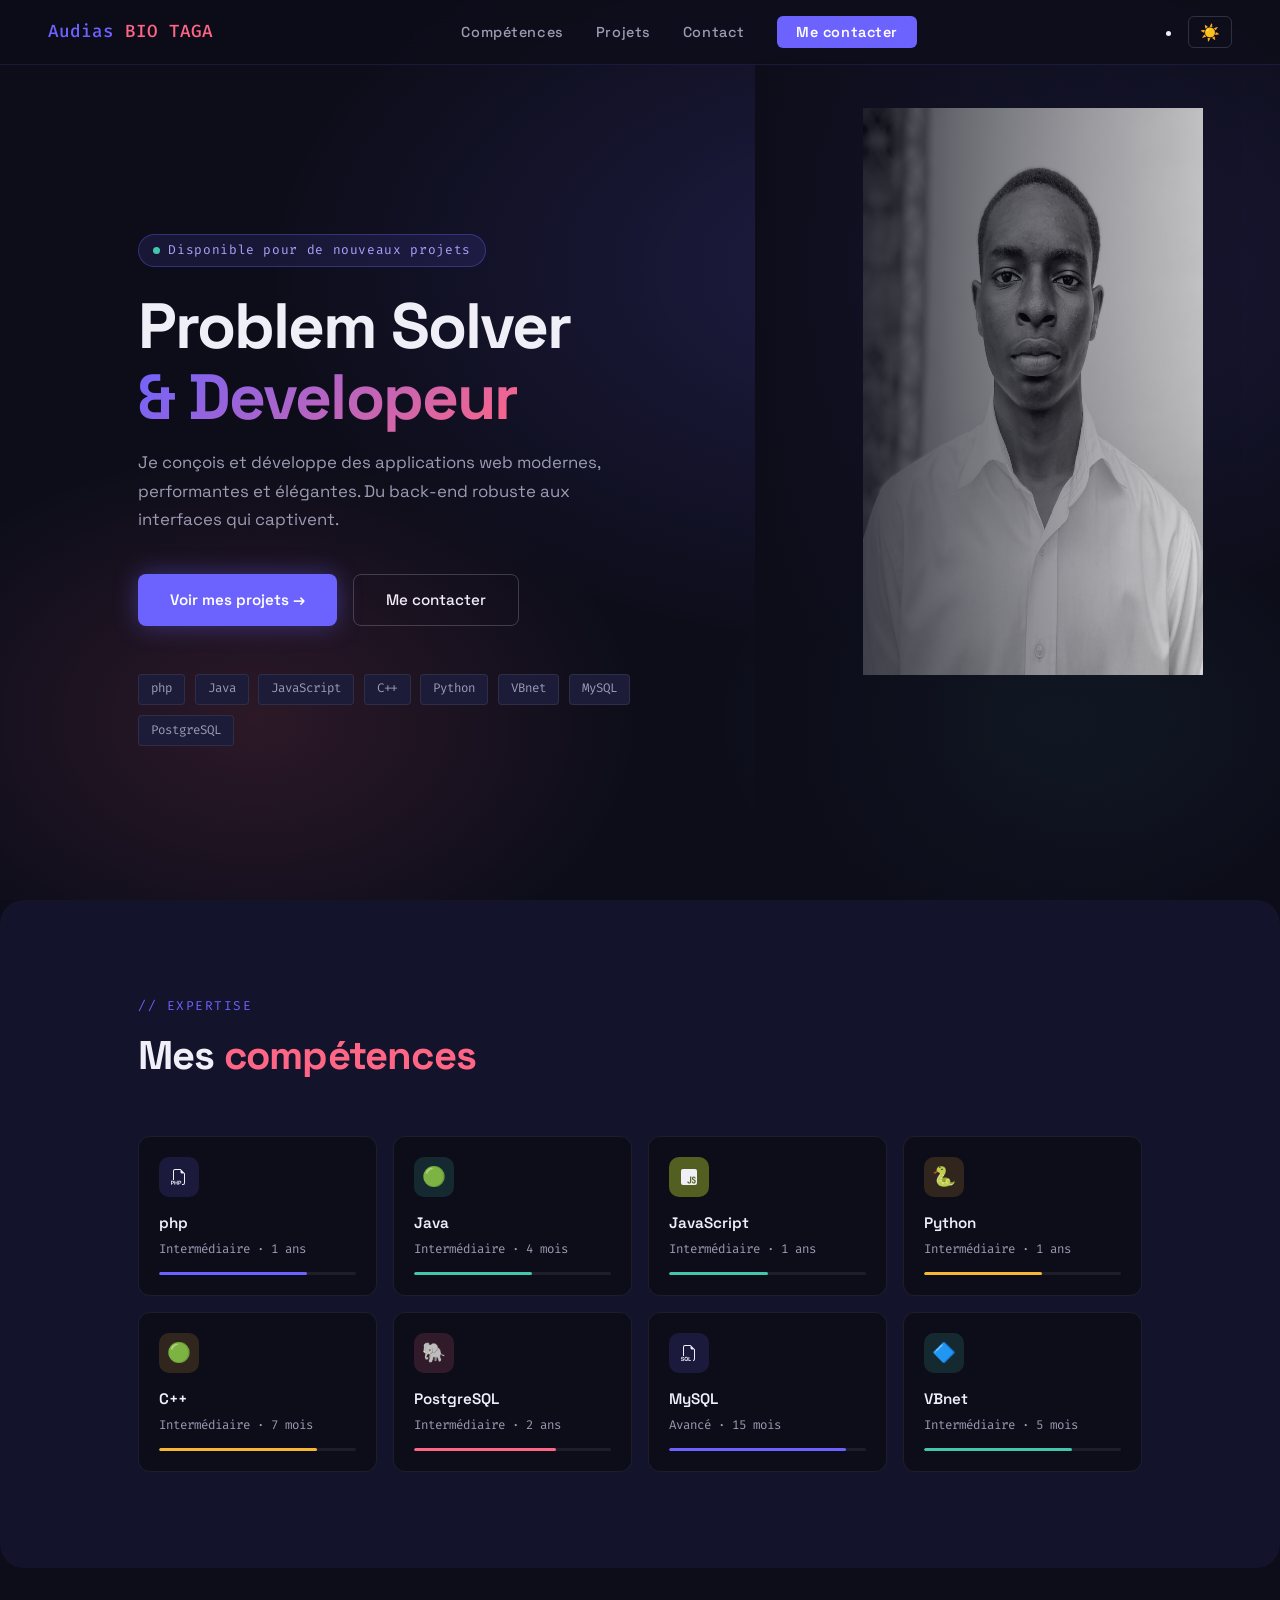
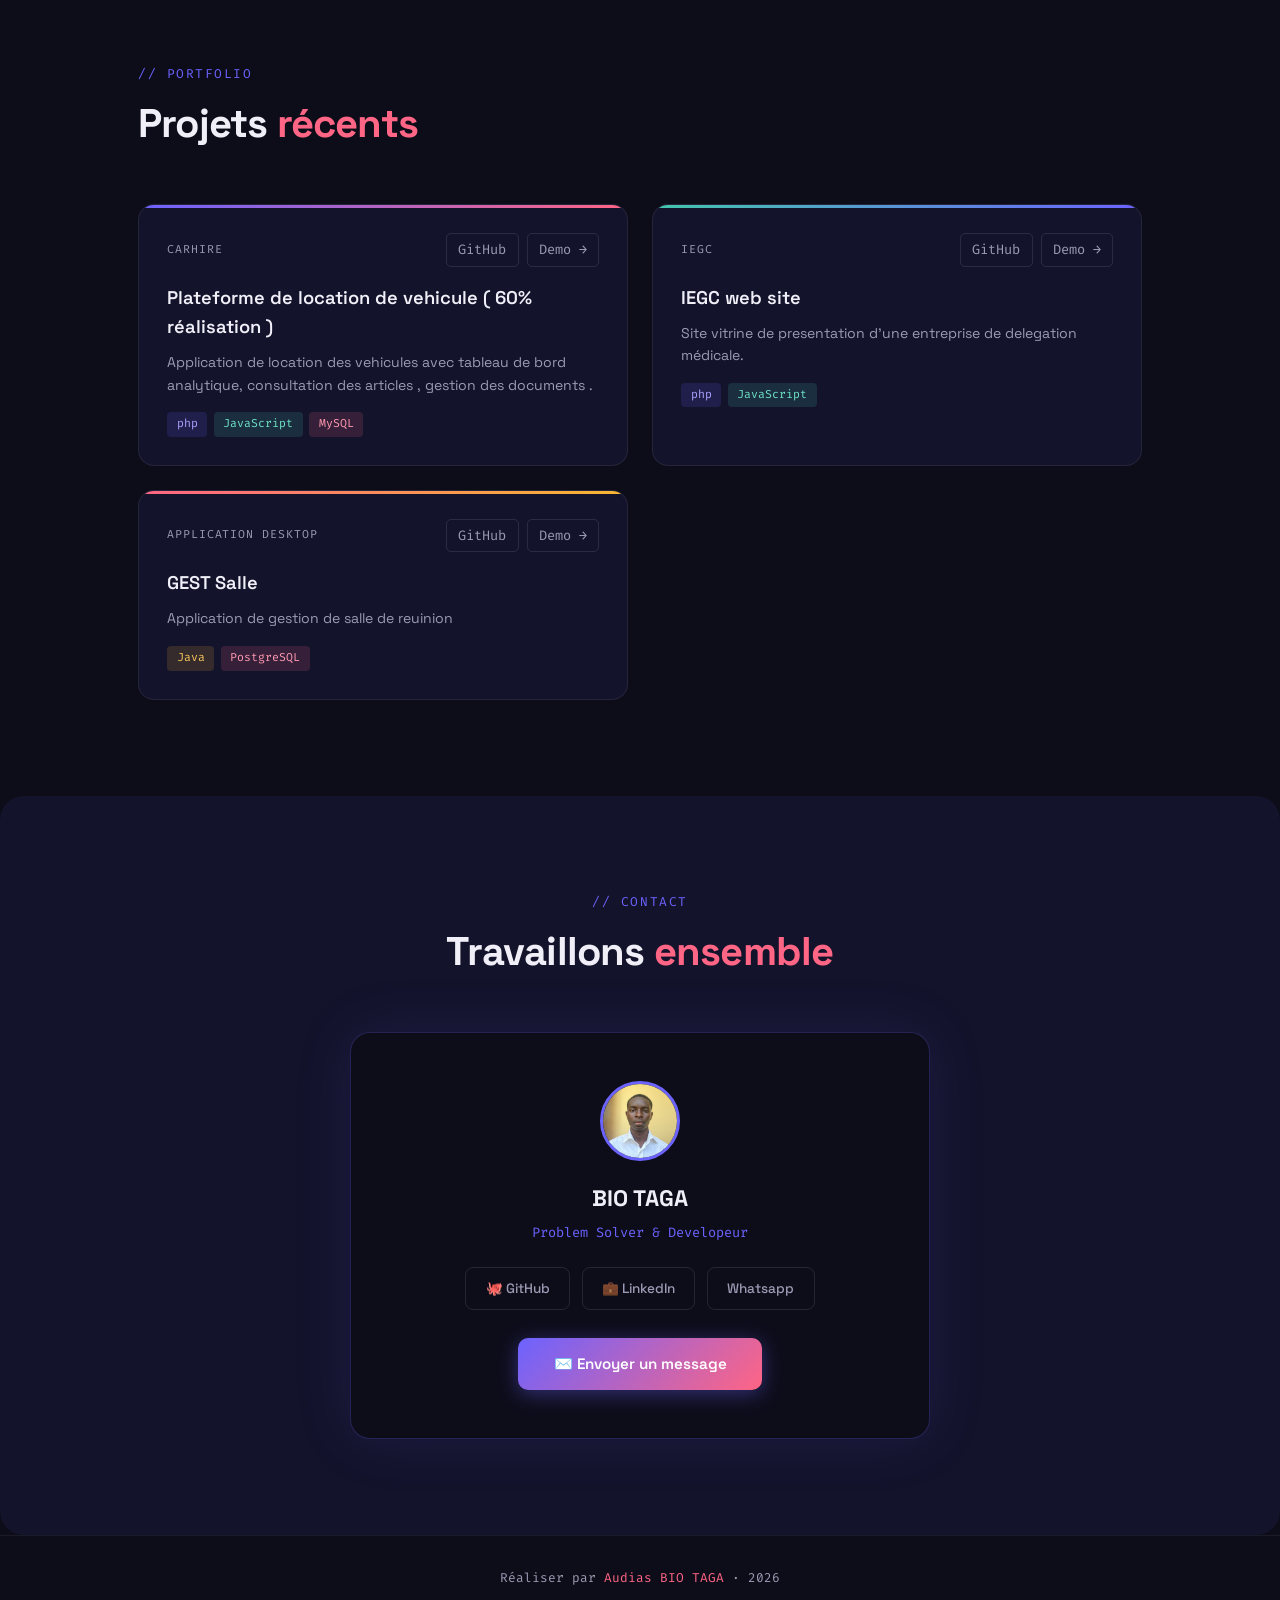
<file: index.html>
<!DOCTYPE html>
<html lang="fr">
<head>
<meta charset="UTF-8">
<meta name="viewport" content="width=device-width, initial-scale=1.0">
<title>Portfolio - Problem Solver & Developer</title>
<link href="https://fonts.googleapis.com/css2?family=Space+Grotesk:wght@300;400;500;600;700&family=Fira+Code:wght@400;500&display=swap" rel="stylesheet">
<link rel="stylesheet" href="style.css">
</head>
<body>

<nav>
  <div class="logo">Audias <span> BIO TAGA</span></div>
  <ul class="nav-links">
    <li><a href="#skills">Compétences</a></li>
    <li><a href="#projects">Projets</a></li>
    <li><a href="#contact">Contact</a></li>
    <li><a href="#contact" class="nav-cta">Me contacter</a></li>
  </ul>
  <li><button class="theme-toggle" onclick="toggleTheme()">☀️</button></li>
</nav>

<div id="hero">
  <div class="hero-photo">
    <img src="./outils-visuel/ma_photo_sombre.jpg" class="hero-photo img" />
  </div>
  <div class="hero-bg"></div>
  <div class="hero-inner">
    <div class="hero-content">
      <div class="hero-badge">Disponible pour de nouveaux projets</div>
      <h1>Problem Solver<br><span class="highlight">&amp; Developeur</span></h1>
      <p class="hero-sub">Je conçois et développe des applications web modernes, performantes et élégantes. Du back-end robuste aux interfaces qui captivent.</p>
      <div class="hero-actions">
        <a href="#projects" class="btn-primary">Voir mes projets →</a>
        <a href="#contact" class="btn-ghost">Me contacter</a>
      </div>
      <div class="hero-stack">
        <span class="tag">php</span>
        <span class="tag">Java</span>
        <span class="tag">JavaScript</span>
        <span class="tag">C++</span>
        <span class="tag">Python</span>
        <span class="tag">VBnet</span>
        <span class="tag">MySQL</span>
        <span class="tag">PostgreSQL</span>
      </div>
    </div>
  </div>
</div>

<div id="skills">
  <div class="skills-wrap">
    <div class="sec-header">
      <div class="sec-label">// expertise</div>
      <h2>Mes <span class="accent">compétences</span></h2>
    </div>
    <div class="skills-grid">
      <div class="skill-card">
        <div class="skill-icon" style="background:rgba(108,99,255,0.15);">
          <svg xmlns="http://www.w3.org/2000/svg" width="16" height="16" fill="currentColor" class="bi bi-filetype-php" viewBox="0 0 16 16">
            <path fill-rule="evenodd" d="M14 4.5V14a2 2 0 0 1-2 2h-1v-1h1a1 1 0 0 0 1-1V4.5h-2A1.5 1.5 0 0 1 9.5 3V1H4a1 1 0 0 0-1 1v9H2V2a2 2 0 0 1 2-2h5.5zM1.6 11.85H0v3.999h.791v-1.342h.803q.43 0 .732-.173.305-.175.463-.474a1.4 1.4 0 0 0 .161-.677q0-.375-.158-.677a1.2 1.2 0 0 0-.46-.477q-.3-.18-.732-.179m.545 1.333a.8.8 0 0 1-.085.38.57.57 0 0 1-.238.241.8.8 0 0 1-.375.082H.788V12.48h.66q.327 0 .512.181.185.182.185.522m4.48 2.666V11.85h-.79v1.626H4.153V11.85h-.79v3.999h.79v-1.714h1.682v1.714zm.703-3.999h1.6q.433 0 .732.179.3.175.46.477.158.302.158.677t-.161.677q-.159.299-.463.474a1.45 1.45 0 0 1-.733.173H8.12v1.342h-.791zm2.06 1.714a.8.8 0 0 0 .084-.381q0-.34-.184-.521-.184-.182-.513-.182h-.66v1.406h.66a.8.8 0 0 0 .375-.082.57.57 0 0 0 .237-.24Z"/>
          </svg>
        </div>
        <div class="skill-name">php</div>
        <div class="skill-level">Intermédiaire · 1 ans</div>
        <div class="skill-bar"><div class="skill-fill" style="width:75%;background:var(--c1);"></div></div>
      </div>
      <div class="skill-card">
        <div class="skill-icon" style="background:rgba(67,198,172,0.15);">🟢</div>
        <div class="skill-name">Java</div>
        <div class="skill-level">Intermédiaire · 4 mois</div>
        <div class="skill-bar"><div class="skill-fill" style="width:60%;background:var(--c3);"></div></div>
      </div>
      <div class="skill-card">
        <div class="skill-icon" style="background:rgba(215, 245, 46, 0.349);">
          <svg xmlns="http://www.w3.org/2000/svg" width="16" height="16" fill="currentColor" class="bi bi-javascript" viewBox="0 0 16 16">
            <path fill-rule="evenodd" d="M14 0a2 2 0 0 1 2 2v12a2 2 0 0 1-2 2H2a2 2 0 0 1-2-2V2a2 2 0 0 1 2-2zM9.053 7.596v3.127l-.007 1.752q0 .498-.186.752t-.556.263q-.342 0-.528-.234-.185-.234-.185-.684v-.175H6.37v.185q0 .665.253 1.113.255.45.703.674.44.225 1.016.225.88 0 1.406-.498.527-.498.527-1.485l.007-1.752V7.596zm3.808-.108q-.585 0-1.006.244a1.67 1.67 0 0 0-.634.674 2.1 2.1 0 0 0-.225.996q0 .753.293 1.182.303.42.967.732l.469.215q.438.186.625.43.185.244.185.635 0 .478-.166.703-.156.224-.527.224-.361.001-.547-.244-.186-.243-.205-.752h-1.162q.02.996.498 1.524.479.527 1.386.527.909 0 1.417-.518.507-.517.507-1.484 0-.81-.332-1.289t-1.045-.79l-.449-.196q-.39-.166-.556-.381-.166-.214-.166-.576 0-.4.165-.596.177-.195.508-.195.361 0 .508.234.156.234.176.703h1.123q-.03-.976-.498-1.484-.47-.518-1.309-.518"/>
          </svg>
        </div>
        <div class="skill-name">JavaScript</div>
        <div class="skill-level">Intermédiaire · 1 ans</div>
        <div class="skill-bar"><div class="skill-fill" style="width:50%;background:var(--c3);"></div></div>
      </div>
      <div class="skill-card">
        <div class="skill-icon" style="background:rgba(247,183,49,0.15);">🐍</div>
        <div class="skill-name">Python</div>
        <div class="skill-level">Intermédiaire · 1 ans </div>
        <div class="skill-bar"><div class="skill-fill" style="width:60%;background:var(--c4);"></div></div>
      </div>
      <div class="skill-card">
        <div class="skill-icon" style="background:rgba(247,183,49,0.15);">🟢</div>
        <div class="skill-name">C++</div>
        <div class="skill-level">Intermédiaire · 7 mois </div>
        <div class="skill-bar"><div class="skill-fill" style="width:80%;background:var(--c4);"></div></div>
      </div>
      <div class="skill-card">
        <div class="skill-icon" style="background:rgba(255,101,132,0.15);">🐘</div>
        <div class="skill-name">PostgreSQL</div>
        <div class="skill-level">Intermédiaire · 2 ans</div>
        <div class="skill-bar"><div class="skill-fill" style="width:72%;background:var(--c2);"></div></div>
      </div>
      <div class="skill-card">
        <div class="skill-icon" style="background:rgba(108,99,255,0.15);">
          <svg xmlns="http://www.w3.org/2000/svg" width="16" height="16" fill="currentColor" class="bi bi-filetype-sql" viewBox="0 0 16 16">
            <path fill-rule="evenodd" d="M14 4.5V14a2 2 0 0 1-2 2v-1a1 1 0 0 0 1-1V4.5h-2A1.5 1.5 0 0 1 9.5 3V1H4a1 1 0 0 0-1 1v9H2V2a2 2 0 0 1 2-2h5.5zM0 14.841a1.13 1.13 0 0 0 .401.823q.194.162.478.252c.284.09.411.091.665.091q.507 0 .858-.158.355-.159.54-.44a1.17 1.17 0 0 0 .187-.656q0-.336-.135-.56a1 1 0 0 0-.375-.357 2 2 0 0 0-.565-.21l-.621-.144a1 1 0 0 1-.405-.176.37.37 0 0 1-.143-.299q0-.234.184-.384.187-.152.513-.152.214 0 .37.068a.6.6 0 0 1 .245.181.56.56 0 0 1 .12.258h.75a1.1 1.1 0 0 0-.199-.566 1.2 1.2 0 0 0-.5-.41 1.8 1.8 0 0 0-.78-.152q-.44 0-.776.15-.337.149-.528.421-.19.273-.19.639 0 .302.123.524t.351.367q.229.143.54.213l.618.144q.31.073.462.193a.39.39 0 0 1 .153.325q0 .165-.085.29A.56.56 0 0 1 2 15.31q-.167.07-.413.07-.176 0-.32-.04a.8.8 0 0 1-.248-.115.58.58 0 0 1-.255-.384zm6.878 1.489-.507-.739q.264-.243.401-.6.138-.358.138-.806v-.501q0-.556-.208-.967a1.5 1.5 0 0 0-.589-.636q-.383-.225-.917-.225-.527 0-.914.225-.384.223-.592.636a2.14 2.14 0 0 0-.205.967v.5q0 .554.205.965.208.41.592.636a1.8 1.8 0 0 0 .914.222 1.8 1.8 0 0 0 .6-.1l.294.422h.788ZM4.262 14.2v-.522q0-.369.114-.63a.9.9 0 0 1 .325-.398.9.9 0 0 1 .495-.138q.288 0 .495.138a.9.9 0 0 1 .325.398q.115.261.115.63v.522q0 .246-.053.445-.053.196-.155.34l-.106-.14-.105-.147h-.733l.451.65a.6.6 0 0 1-.251.047.87.87 0 0 1-.487-.147.9.9 0 0 1-.32-.404 1.7 1.7 0 0 1-.11-.644m3.986 1.057h1.696v.674H7.457v-3.999h.79z"/>
          </svg>
        </div>
        <div class="skill-name">MySQL</div>
        <div class="skill-level">Avancé · 15 mois</div>
        <div class="skill-bar"><div class="skill-fill" style="width:90%;background:var(--c1);"></div></div>
      </div>
      <div class="skill-card">
        <div class="skill-icon" style="background:rgba(67,198,172,0.15);">🔷</div>
        <div class="skill-name">VBnet</div>
        <div class="skill-level">Intermédiaire · 5 mois</div>
        <div class="skill-bar"><div class="skill-fill" style="width:75%;background:var(--c3);"></div></div>
      </div>
    </div>
  </div>
</div>

<section id="projects">
  <div class="sec-header">
    <div class="sec-label">// portfolio</div>
    <h2>Projets <span class="accent">récents</span></h2>
  </div>
  <div class="projects-grid">
    <div class="project-card">
      <div class="project-meta">
        <span class="project-type">Carhire</span>
        <div class="project-links">
          <a href="#" class="proj-link">GitHub</a>
          <a href="#" class="proj-link">Demo →</a>
        </div>
      </div>
      <h3>Plateforme de location de vehicule ( 60% réalisation )</h3>
      <p class="proj-desc">Application de location des vehicules avec tableau de bord analytique, 
        consultation des articles , gestion des documents .
      </p>
      <div class="proj-tags">
        <span class="proj-tag" style="background:rgba(108,99,255,0.15);color:#a9a3ff;">php</span>
        <span class="proj-tag" style="background:rgba(67,198,172,0.15);color:#6fe4c8;">JavaScript</span>
        <span class="proj-tag" style="background:rgba(255,101,132,0.15);color:#ff9ab0;">MySQL</span>
      </div>
    </div>
    <div class="project-card">
      <div class="project-meta">
        <span class="project-type">IEGC</span>
        <div class="project-links">
          <a href="#" class="proj-link">GitHub</a>
          <a href="#" class="proj-link">Demo →</a>
        </div>
      </div>
      <h3>IEGC web site</h3>
      <p class="proj-desc"> Site vitrine de presentation d'une entreprise de delegation médicale.</p>
      <div class="proj-tags">
        <span class="proj-tag" style="background:rgba(108,99,255,0.15);color:#a9a3ff;">php</span>
        <span class="proj-tag" style="background:rgba(67,198,172,0.15);color:#6fe4c8;">JavaScript</span>
      </div>
    </div>
    <div class="project-card">
      <div class="project-meta">
        <span class="project-type">Application Desktop</span>
        <div class="project-links">
          <a href="#" class="proj-link">GitHub</a>
          <a href="#" class="proj-link">Demo →</a>
        </div>
      </div>
      <h3>GEST Salle</h3>
      <p class="proj-desc">Application de gestion de salle de reuinion</p>
      <div class="proj-tags">
        <span class="proj-tag" style="background:rgba(247,183,49,0.15);color:#f7c55a;">Java</span>
        <span class="proj-tag" style="background:rgba(255,101,132,0.15);color:#ff9ab0;">PostgreSQL</span>
      </div>
    </div>
  </div>
</section>

<div id="contact">
  <div class="contact-inner">
    <div class="sec-header">
      <div class="sec-label">// contact</div>
      <h2>Travaillons <span class="accent">ensemble</span></h2>
    </div>
    <div class="contact-card">
      <div class="contact-avatar">
        <img src="[data-uri]" alt="Photo de profil" />
      </div>
      <div class="contact-name">BIO TAGA</div>
      <div class="contact-role">Problem Solver &amp; Developeur</div>
      <div class="contact-links">
        <a href="https://github.com/socom178" class="contact-link">🐙 GitHub</a>
        <a href="https://www.linkedin.com/in/audias-bio-taga-40a97a372/" class="contact-link">💼 LinkedIn</a>
        <a href="https://wa.me/qr/KYYNHFJB4SJ5F1" class="contact-link">Whatsapp</a>
      </div>
      <a href="mailto:socomwebagency@gmail.com" class="mail-btn">✉️ Envoyer un message</a>
    </div>
  </div>
</div>

<footer>
  Réaliser par <span>Audias BIO TAGA</span> · 2026
</footer>
<script>
  function toggleTheme() {
    const root = document.documentElement;
    const btn = document.querySelector('.theme-toggle');
    root.classList.toggle('light');
    btn.textContent = root.classList.contains('light') ? '🌙' : '☀️';
  }
</script>
</body>
</html>
</file>
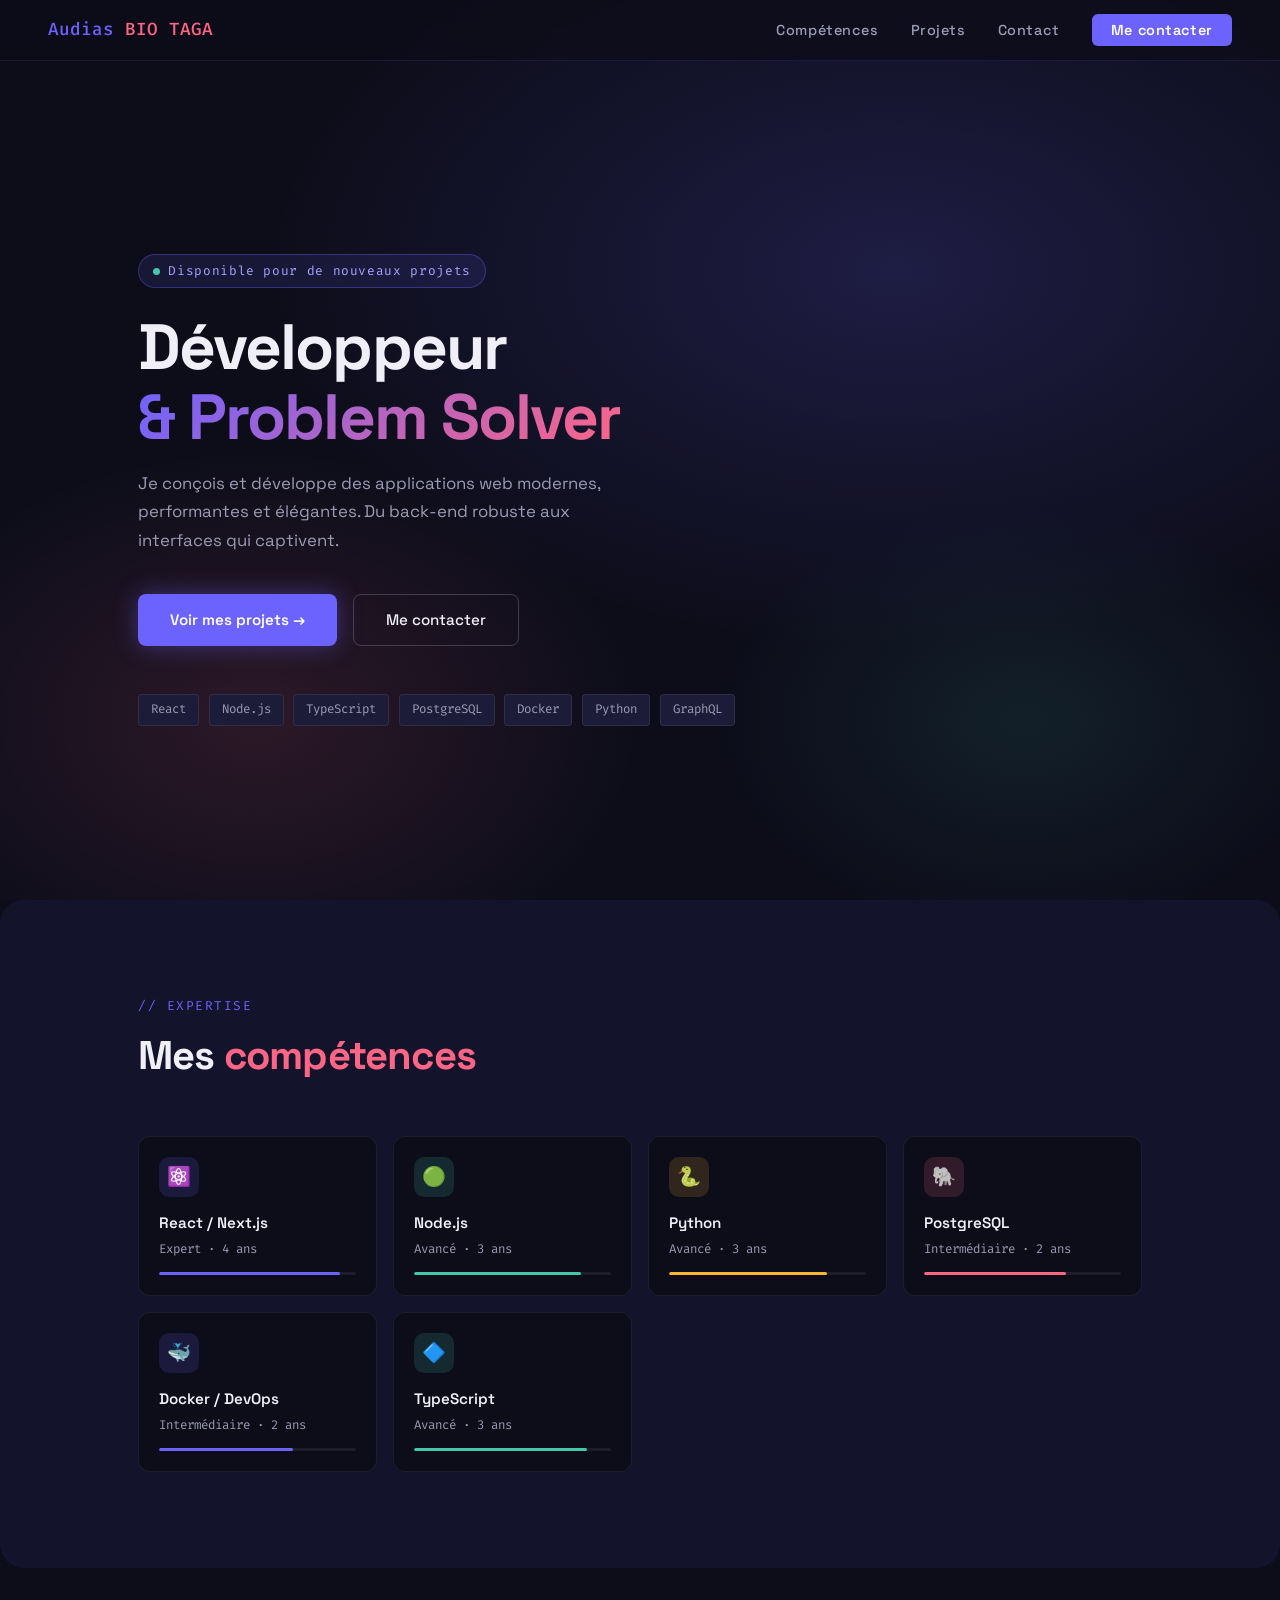
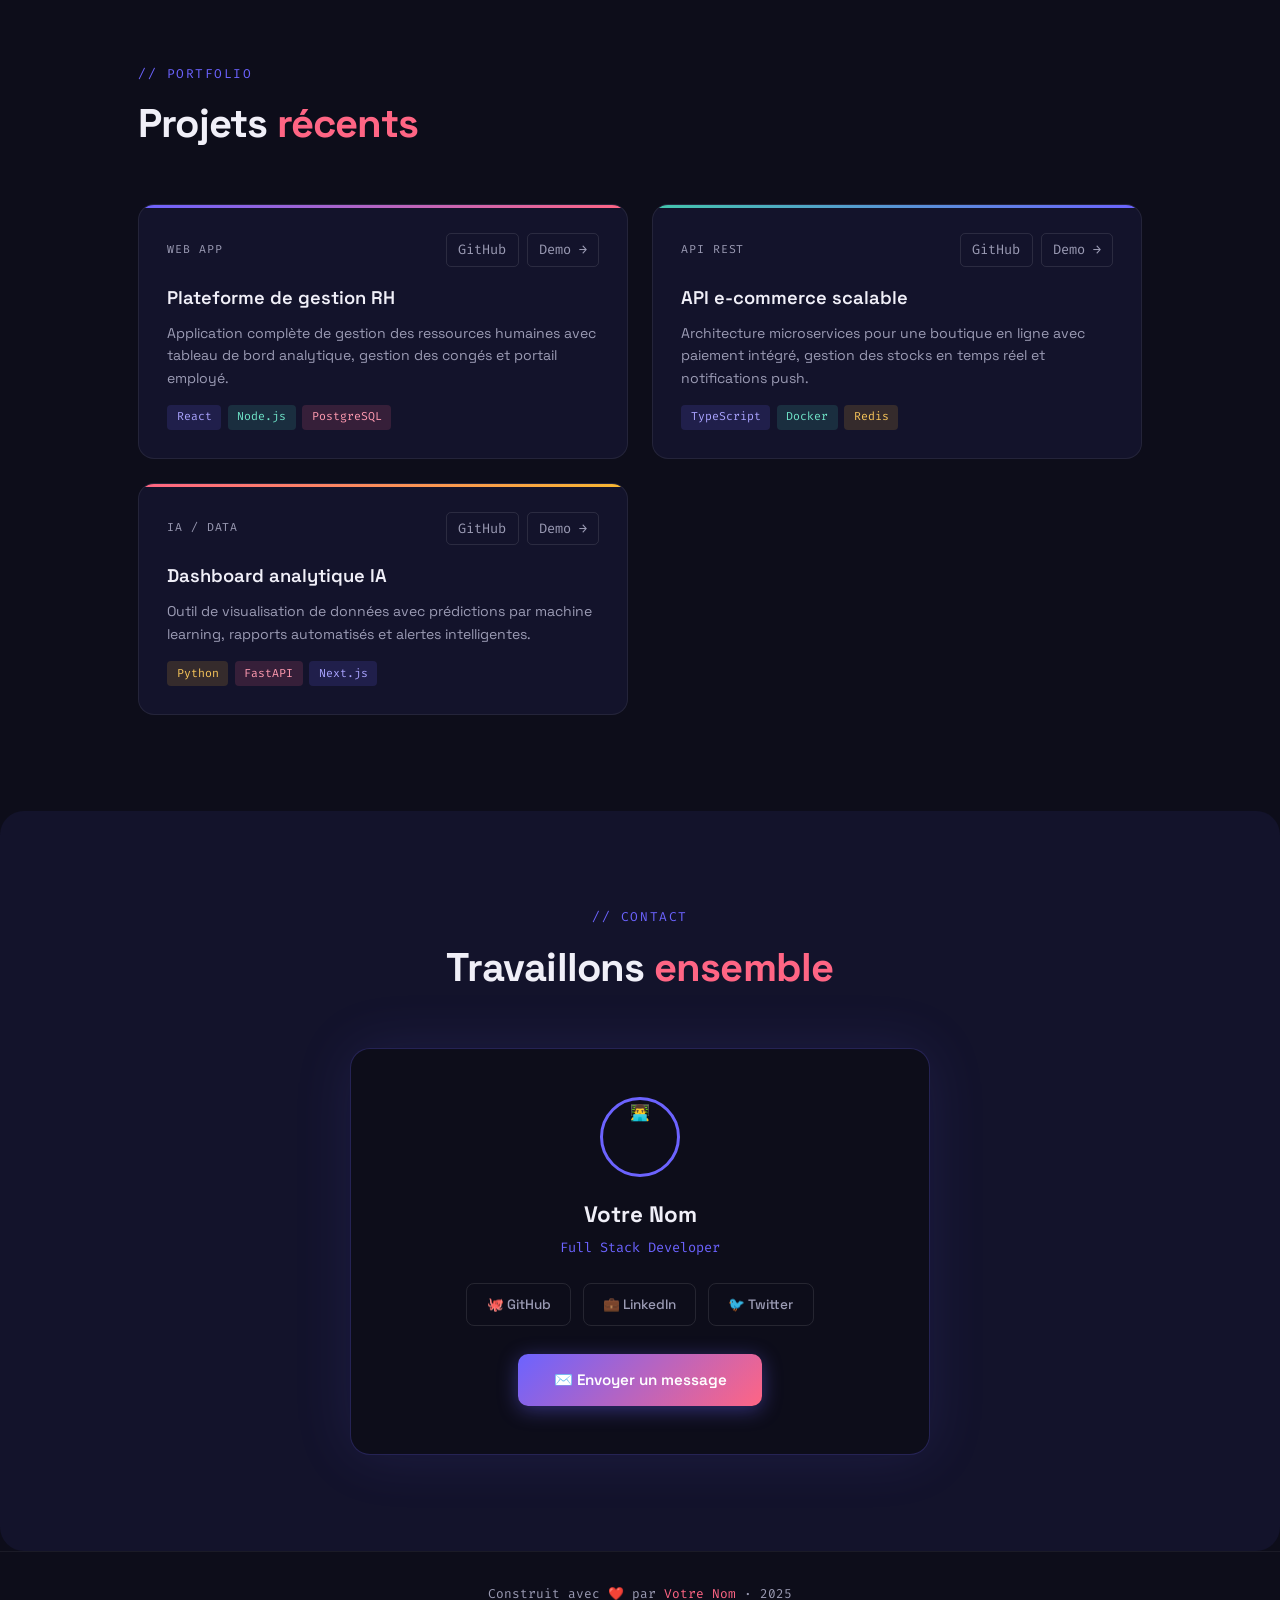
<file: fichier.html>
<!DOCTYPE html>
<html lang="fr">
<head>
<meta charset="UTF-8">
<meta name="viewport" content="width=device-width, initial-scale=1.0">
<title>Portfolio Dev</title>
<link href="https://fonts.googleapis.com/css2?family=Space+Grotesk:wght@300;400;500;600;700&family=Fira+Code:wght@400;500&display=swap" rel="stylesheet">
<link rel="stylesheet" href="style.css">
</head>
<body>

<nav>
  <div class="logo">Audias <span> BIO TAGA</span></div>
  <ul class="nav-links">
    <li><a href="#skills">Compétences</a></li>
    <li><a href="#projects">Projets</a></li>
    <li><a href="#contact">Contact</a></li>
    <li><a href="#contact" class="nav-cta">Me contacter</a></li>
  </ul>
</nav>

<div id="hero">
  <div class="hero-bg"></div>
  <div class="hero-inner">
    <div class="hero-badge">Disponible pour de nouveaux projets</div>
    <h1>
      Développeur<br>
      <span class="highlight">& Problem Solver</span>
    </h1>
    <p class="hero-sub">
      Je conçois et développe des applications web modernes, performantes et élégantes. Du back-end robuste aux interfaces qui captivent.
    </p>
    <div class="hero-actions">
      <a href="#projects" class="btn-primary">Voir mes projets →</a>
      <a href="#contact" class="btn-ghost">Me contacter</a>
    </div>
    <div class="hero-stack">
      <span class="tag">React</span>
      <span class="tag">Node.js</span>
      <span class="tag">TypeScript</span>
      <span class="tag">PostgreSQL</span>
      <span class="tag">Docker</span>
      <span class="tag">Python</span>
      <span class="tag">GraphQL</span>
    </div>
  </div>
</div>

<div id="skills">
  <div class="skills-wrap">
    <div class="sec-header">
      <div class="sec-label">// expertise</div>
      <h2>Mes <span class="accent">compétences</span></h2>
    </div>
    <div class="skills-grid">

      <div class="skill-card">
        <div class="skill-icon" style="background:rgba(108,99,255,0.15);">⚛️</div>
        <div class="skill-name">React / Next.js</div>
        <div class="skill-level">Expert · 4 ans</div>
        <div class="skill-bar"><div class="skill-fill" style="width:92%;background:var(--c1);"></div></div>
      </div>

      <div class="skill-card">
        <div class="skill-icon" style="background:rgba(67,198,172,0.15);">🟢</div>
        <div class="skill-name">Node.js</div>
        <div class="skill-level">Avancé · 3 ans</div>
        <div class="skill-bar"><div class="skill-fill" style="width:85%;background:var(--c3);"></div></div>
      </div>

      <div class="skill-card">
        <div class="skill-icon" style="background:rgba(247,183,49,0.15);">🐍</div>
        <div class="skill-name">Python</div>
        <div class="skill-level">Avancé · 3 ans</div>
        <div class="skill-bar"><div class="skill-fill" style="width:80%;background:var(--c4);"></div></div>
      </div>

      <div class="skill-card">
        <div class="skill-icon" style="background:rgba(255,101,132,0.15);">🐘</div>
        <div class="skill-name">PostgreSQL</div>
        <div class="skill-level">Intermédiaire · 2 ans</div>
        <div class="skill-bar"><div class="skill-fill" style="width:72%;background:var(--c2);"></div></div>
      </div>

      <div class="skill-card">
        <div class="skill-icon" style="background:rgba(108,99,255,0.15);">🐳</div>
        <div class="skill-name">Docker / DevOps</div>
        <div class="skill-level">Intermédiaire · 2 ans</div>
        <div class="skill-bar"><div class="skill-fill" style="width:68%;background:var(--c1);"></div></div>
      </div>

      <div class="skill-card">
        <div class="skill-icon" style="background:rgba(67,198,172,0.15);">🔷</div>
        <div class="skill-name">TypeScript</div>
        <div class="skill-level">Avancé · 3 ans</div>
        <div class="skill-bar"><div class="skill-fill" style="width:88%;background:var(--c3);"></div></div>
      </div>

    </div>
  </div>
</div>

<section id="projects">
  <div class="sec-header">
    <div class="sec-label">// portfolio</div>
    <h2>Projets <span class="accent">récents</span></h2>
  </div>
  <div class="projects-grid">

    <div class="project-card">
      <div class="project-meta">
        <span class="project-type">Web App</span>
        <div class="project-links">
          <a href="#" class="proj-link">GitHub</a>
          <a href="#" class="proj-link">Demo →</a>
        </div>
      </div>
      <h3>Plateforme de gestion RH</h3>
      <p class="proj-desc">Application complète de gestion des ressources humaines avec tableau de bord analytique, gestion des congés et portail employé.</p>
      <div class="proj-tags">
        <span class="proj-tag" style="background:rgba(108,99,255,0.15);color:#a9a3ff;">React</span>
        <span class="proj-tag" style="background:rgba(67,198,172,0.15);color:#6fe4c8;">Node.js</span>
        <span class="proj-tag" style="background:rgba(255,101,132,0.15);color:#ff9ab0;">PostgreSQL</span>
      </div>
    </div>

    <div class="project-card">
      <div class="project-meta">
        <span class="project-type">API REST</span>
        <div class="project-links">
          <a href="#" class="proj-link">GitHub</a>
          <a href="#" class="proj-link">Demo →</a>
        </div>
      </div>
      <h3>API e-commerce scalable</h3>
      <p class="proj-desc">Architecture microservices pour une boutique en ligne avec paiement intégré, gestion des stocks en temps réel et notifications push.</p>
      <div class="proj-tags">
        <span class="proj-tag" style="background:rgba(108,99,255,0.15);color:#a9a3ff;">TypeScript</span>
        <span class="proj-tag" style="background:rgba(67,198,172,0.15);color:#6fe4c8;">Docker</span>
        <span class="proj-tag" style="background:rgba(247,183,49,0.15);color:#f7c55a;">Redis</span>
      </div>
    </div>

    <div class="project-card">
      <div class="project-meta">
        <span class="project-type">IA / Data</span>
        <div class="project-links">
          <a href="#" class="proj-link">GitHub</a>
          <a href="#" class="proj-link">Demo →</a>
        </div>
      </div>
      <h3>Dashboard analytique IA</h3>
      <p class="proj-desc">Outil de visualisation de données avec prédictions par machine learning, rapports automatisés et alertes intelligentes.</p>
      <div class="proj-tags">
        <span class="proj-tag" style="background:rgba(247,183,49,0.15);color:#f7c55a;">Python</span>
        <span class="proj-tag" style="background:rgba(255,101,132,0.15);color:#ff9ab0;">FastAPI</span>
        <span class="proj-tag" style="background:rgba(108,99,255,0.15);color:#a9a3ff;">Next.js</span>
      </div>
    </div>

  </div>
</section>

<div id="contact">
  <div class="contact-inner">
    <div class="sec-header">
      <div class="sec-label">// contact</div>
      <h2>Travaillons <span class="accent">ensemble</span></h2>
    </div>
    <div class="contact-card">
      <div class="contact-avatar">👨‍💻</div>
      <div class="contact-name">Votre Nom</div>
      <div class="contact-role">Full Stack Developer</div>
      <div class="contact-links">
        <a href="#" class="contact-link">🐙 GitHub</a>
        <a href="#" class="contact-link">💼 LinkedIn</a>
        <a href="#" class="contact-link">🐦 Twitter</a>
      </div>
      <a href="mailto:votre@email.com" class="mail-btn">✉️ Envoyer un message</a>
    </div>
  </div>
</div>

<footer>
  Construit avec ❤️ par <span>Votre Nom</span> · 2025
</footer>

</body>
</html>
</file>
<file: style.css>
*, *::before, *::after { box-sizing: border-box; margin: 0; padding: 0; }
  :root {
    --c1: #6C63FF; --c2: #FF6584; --c3: #43C6AC; --c4: #F7B731;
    --bg: #0D0D1A; --surface: #13132B; --surface2: #1C1C38;
    --text: #F0EFF8; --muted: #9B9BB4;
    --font-main: 'Space Grotesk', sans-serif;
    --font-mono: 'Fira Code', monospace;
  }




:root.light {
  --bg: #F5F5FF;
  --surface: #EAEAF7;
  --surface2: #DDDDF0;
  --text: #0D0D1A;
  --muted: #5A5A7A;
}

.theme-toggle {
  background: none;
  border: 1px solid rgba(255,255,255,0.15);
  border-radius: 6px;
  padding: 0.35rem 0.7rem;
  cursor: pointer;
  font-size: 1rem;
  transition: border-color 0.2s;
}
.theme-toggle:hover {
  border-color: var(--c1);
}

:root.light .theme-toggle {
  border-color: rgba(0,0,0,0.15);
}





  html { scroll-behavior: smooth; }
  body { font-family: var(--font-main); background: var(--bg); color: var(--text); line-height: 1.6; overflow-x: hidden; }

  /* NAV */
  nav {
    position: fixed; top: 0; left: 0; right: 0; z-index: 100;
    display: flex; align-items: center; justify-content: space-between;
    padding: 1rem 3rem;
    background: rgba(13,13,26,0.85); backdrop-filter: blur(12px);
    border-bottom: 1px solid rgba(108,99,255,0.15);
  }
  .logo { font-family: var(--font-mono); font-size: 1.1rem; color: var(--c1); font-weight: 500; }
  .logo span { color: var(--c2); }
  .nav-links { display: flex; gap: 2rem; list-style: none; }
  .nav-links a { text-decoration: none; color: var(--muted); font-size: 0.9rem; font-weight: 500; letter-spacing: 0.04em; transition: color 0.2s; }
  .nav-links a:hover { color: var(--c1); }
  .nav-cta { background: var(--c1); color: #fff !important; padding: 0.45rem 1.2rem; border-radius: 6px; font-weight: 600 !important; }

  /* HERO */
  #hero {
    min-height: 100vh; display: flex; align-items: center;
    padding-top: 5rem; max-width: 100%;
    position: relative; overflow: hidden;
  }
  .hero-bg {
    position: absolute; inset: 0;
    background:
      radial-gradient(ellipse 70% 60% at 70% 30%, rgba(108,99,255,0.18) 0%, transparent 70%),
      radial-gradient(ellipse 50% 50% at 20% 80%, rgba(255,101,132,0.13) 0%, transparent 60%),
      radial-gradient(ellipse 40% 40% at 80% 80%, rgba(67,198,172,0.10) 0%, transparent 60%);
    pointer-events: none; z-index: 0;
  }

  /* PHOTO DROITE */
  .hero-photo {
    position: absolute;
    right: 3vw; top: 6vh; bottom: 0;
    width: 38%;
    z-index: 1;
    }
  
  .hero-photo img {
    width: 70%; height: 67%;
    display: block;
  }
  .hero-photo::after {
    content: '';
    position: absolute; inset: 0;
    background: linear-gradient(
        to right,
        #0D0D1A 0%,
        rgba(13,13,26,0.6) 40%,
        rgba(13,13,26,0.1) 100%
    );
    z-index: 1;
    
    }
  .hero-photo::before {
    content: '';
    position: absolute; inset: 0; z-index: 1;
    /*background: rgba(13, 13, 26, 0.45);  👈 l'ombre */
    z-index: 2;
  }
  .hero-inner {
        max-width: 1100px;
        margin: 0 auto;
        padding: 0 3rem;
        position: relative; z-index: 2;
        width: 100%;
       
    }
  .hero-content { max-width: 560px; }

  .hero-badge {
    display: inline-flex; align-items: center; gap: 0.5rem;
    background: rgba(108,99,255,0.12);
    border: 1px solid rgba(108,99,255,0.35);
    color: #a9a3ff;
    font-size: 0.8rem; font-family: var(--font-mono);
    padding: 0.35rem 0.9rem; border-radius: 100px;
    margin-bottom: 1.5rem; letter-spacing: 0.05em;
  }
  .hero-badge::before {
    content: ''; width: 7px; height: 7px;
    background: var(--c3); border-radius: 50%;
    animation: blink 1.5s ease-in-out infinite;
  }
  @keyframes blink { 0%, 100% { opacity: 1; } 50% { opacity: 0.2; } }

  h1 {
    font-size: clamp(2.8rem, 5vw, 4.5rem);
    font-weight: 700; line-height: 1.1;
    margin-bottom: 1rem; letter-spacing: -0.03em;
  }
  h1 .highlight {
    background: linear-gradient(135deg, var(--c1) 0%, var(--c2) 100%);
    -webkit-background-clip: text; -webkit-text-fill-color: transparent; background-clip: text;
  }
  .hero-sub { font-size: 1.05rem; color: var(--muted); max-width: 480px; margin-bottom: 2.5rem; line-height: 1.7; }
  .hero-actions { display: flex; gap: 1rem; flex-wrap: wrap; }

  .btn-primary {
    background: var(--c1); color: #fff;
    padding: 0.8rem 2rem; border-radius: 8px;
    text-decoration: none; font-weight: 600; font-size: 0.95rem;
    display: inline-flex; align-items: center; gap: 0.5rem;
    transition: transform 0.2s, box-shadow 0.2s;
    box-shadow: 0 0 25px rgba(108,99,255,0.4);
  }
  .btn-primary:hover { transform: translateY(-2px); box-shadow: 0 8px 30px rgba(108,99,255,0.5); }

  .btn-ghost {
    border: 1px solid rgba(240,239,248,0.2); color: var(--text);
    padding: 0.8rem 2rem; border-radius: 8px;
    text-decoration: none; font-weight: 500; font-size: 0.95rem;
    display: inline-flex; align-items: center; gap: 0.5rem;
    transition: border-color 0.2s, background 0.2s;
  }
  .btn-ghost:hover { border-color: var(--c1); background: rgba(108,99,255,0.08); }

  .hero-stack { display: flex; gap: 0.6rem; flex-wrap: wrap; margin-top: 3rem; }
  .tag {
    background: var(--surface2); border: 1px solid rgba(255,255,255,0.08);
    color: var(--muted); font-family: var(--font-mono);
    font-size: 0.78rem; padding: 0.3rem 0.75rem; border-radius: 4px;
  }

  /* SECTION */
  section { padding: 6rem 3rem; max-width: 1100px; margin: 0 auto; }
  .sec-header { margin-bottom: 3rem; }
  .sec-label { font-family: var(--font-mono); font-size: 0.8rem; color: var(--c1); letter-spacing: 0.12em; text-transform: uppercase; margin-bottom: 0.5rem; }
  h2 { font-size: clamp(1.8rem, 3.5vw, 2.5rem); font-weight: 700; letter-spacing: -0.02em; }
  h2 .accent { color: var(--c2); }

  /* SKILLS */
  #skills { background: var(--surface); border-radius: 24px; max-width: 100%; }
  .skills-wrap { max-width: 1100px; margin: 0 auto; padding: 6rem 3rem; }
  .skills-grid { display: grid; grid-template-columns: repeat(auto-fill, minmax(200px, 1fr)); gap: 1rem; margin-top: 2.5rem; }
  .skill-card {
    background: var(--bg); border: 1px solid rgba(255,255,255,0.07);
    border-radius: 12px; padding: 1.25rem;
    transition: transform 0.25s, border-color 0.25s; cursor: default;
  }
  .skill-card:hover { transform: translateY(-4px); border-color: var(--c1); }
  .skill-icon { width: 40px; height: 40px; border-radius: 10px; display: flex; align-items: center; justify-content: center; font-size: 1.2rem; margin-bottom: 0.85rem; }
  .skill-name { font-weight: 600; font-size: 0.95rem; margin-bottom: 0.3rem; }
  .skill-level { font-size: 0.78rem; color: var(--muted); font-family: var(--font-mono); }
  .skill-bar { height: 3px; background: rgba(255,255,255,0.07); border-radius: 2px; margin-top: 0.75rem; overflow: hidden; }
  .skill-fill { height: 100%; border-radius: 2px; }

  /* PROJECTS */
  .projects-grid { display: grid; grid-template-columns: repeat(auto-fill, minmax(320px, 1fr)); gap: 1.5rem; }
  .project-card {
    background: var(--surface); border: 1px solid rgba(255,255,255,0.07);
    border-radius: 16px; padding: 1.75rem;
    transition: transform 0.25s, border-color 0.25s;
    position: relative; overflow: hidden;
  }
  .project-card::before { content: ''; position: absolute; top: 0; left: 0; right: 0; height: 3px; }
  .project-card:nth-child(1)::before { background: linear-gradient(90deg, var(--c1), var(--c2)); }
  .project-card:nth-child(2)::before { background: linear-gradient(90deg, var(--c3), var(--c1)); }
  .project-card:nth-child(3)::before { background: linear-gradient(90deg, var(--c2), var(--c4)); }
  .project-card:hover { transform: translateY(-5px); border-color: rgba(255,255,255,0.15); }
  .project-meta { display: flex; align-items: center; justify-content: space-between; margin-bottom: 1rem; }
  .project-type { font-family: var(--font-mono); font-size: 0.72rem; color: var(--muted); letter-spacing: 0.08em; text-transform: uppercase; }
  .project-links { display: flex; gap: 0.5rem; }
  .proj-link {
    color: var(--muted); text-decoration: none; font-size: 0.85rem;
    padding: 0.3rem 0.7rem; border: 1px solid rgba(255,255,255,0.1);
    border-radius: 5px; font-family: var(--font-mono);
    transition: color 0.2s, border-color 0.2s;
  }
  .proj-link:hover { color: var(--c1); border-color: var(--c1); }
  h3 { font-size: 1.15rem; font-weight: 600; margin-bottom: 0.6rem; }
  .proj-desc { font-size: 0.88rem; color: var(--muted); line-height: 1.6; margin-bottom: 1rem; }
  .proj-tags { display: flex; gap: 0.4rem; flex-wrap: wrap; }
  .proj-tag { font-size: 0.72rem; font-family: var(--font-mono); padding: 0.2rem 0.6rem; border-radius: 4px; }

  /* CONTACT */
  #contact { background: var(--surface); border-radius: 24px; max-width: 100%; }
  .contact-inner { max-width: 1100px; margin: 0 auto; padding: 6rem 3rem; text-align: center; }
  .contact-card {
    background: var(--bg); border: 1px solid rgba(108,99,255,0.25);
    border-radius: 20px; padding: 3rem; max-width: 580px;
    margin: 2rem auto 0; box-shadow: 0 0 60px rgba(108,99,255,0.12);
  }
  .contact-avatar {
    width: 80px; height: 80px; border-radius: 50%;
    overflow: hidden; margin: 0 auto 1.25rem;
    border: 3px solid var(--c1);
  }
  .contact-avatar img { width: 100%; height: 100%; object-fit: cover; object-position: center top; }
  .contact-name { font-size: 1.4rem; font-weight: 700; margin-bottom: 0.3rem; }
  .contact-role { color: var(--c1); font-family: var(--font-mono); font-size: 0.85rem; margin-bottom: 1.5rem; }
  .contact-links { display: flex; gap: 0.75rem; justify-content: center; flex-wrap: wrap; margin-bottom: 1.75rem; }
  .contact-link {
    display: inline-flex; align-items: center; gap: 0.4rem;
    padding: 0.6rem 1.2rem; border: 1px solid rgba(255,255,255,0.1);
    border-radius: 8px; color: var(--muted); text-decoration: none;
    font-size: 0.85rem; font-weight: 500; transition: all 0.2s;
  }
  .contact-link:hover { color: var(--text); border-color: var(--c1); background: rgba(108,99,255,0.1); }
  .mail-btn {
    display: inline-block;
    background: linear-gradient(135deg, var(--c1) 0%, var(--c2) 100%);
    color: #fff; padding: 0.85rem 2.2rem; border-radius: 10px;
    text-decoration: none; font-weight: 600; font-size: 0.95rem;
    box-shadow: 0 4px 20px rgba(108,99,255,0.4);
    transition: transform 0.2s, box-shadow 0.2s;
  }
  .mail-btn:hover { transform: translateY(-2px); box-shadow: 0 8px 30px rgba(108,99,255,0.5); }

  footer {
    text-align: center; padding: 2rem;
    color: var(--muted); font-size: 0.8rem; font-family: var(--font-mono);
    border-top: 1px solid rgba(255,255,255,0.06);
  }
  footer span { color: var(--c2); }
  @media (max-width: 768px) {
  nav {
    padding: 1rem 1.5rem;
  }
  .nav-links {
    display: none;
  }

  .hero-photo {
    width: 100%;
    left: 4.5vw;
    right: 0px;
    opacity: 0.7;
  }
  .hero-photo img {
    width: 85%; 
  }

  .hero-inner {
    padding: 0 1.5rem;
  }

  .hero-content {
    max-width: 100%;
  }

  h1 {
    font-size: 2.2rem;
  }

  .hero-actions {
    flex-direction: column;
  }

  .btn-primary, .btn-ghost {
    text-align: center;
    justify-content: center;
  }

  section {
    padding: 4rem 1.5rem;
  }

  .skills-wrap {
    padding: 4rem 1.5rem;
  }

  .skills-grid {
    grid-template-columns: repeat(2, 1fr);
  }

  .projects-grid {
    grid-template-columns: 1fr;
  }

  .contact-inner {
    padding: 4rem 1.5rem;
  }

  .contact-card {
    padding: 2rem 1.5rem;
  }

  .contact-links {
    flex-direction: column;
    align-items: center;
  }
}

@media (max-width: 480px) {
  .skills-grid {
    grid-template-columns: 1fr;
  }

  .hero-stack {
    gap: 0.4rem;
  }

  .tag {
    font-size: 0.7rem;
  }
}
</file>
